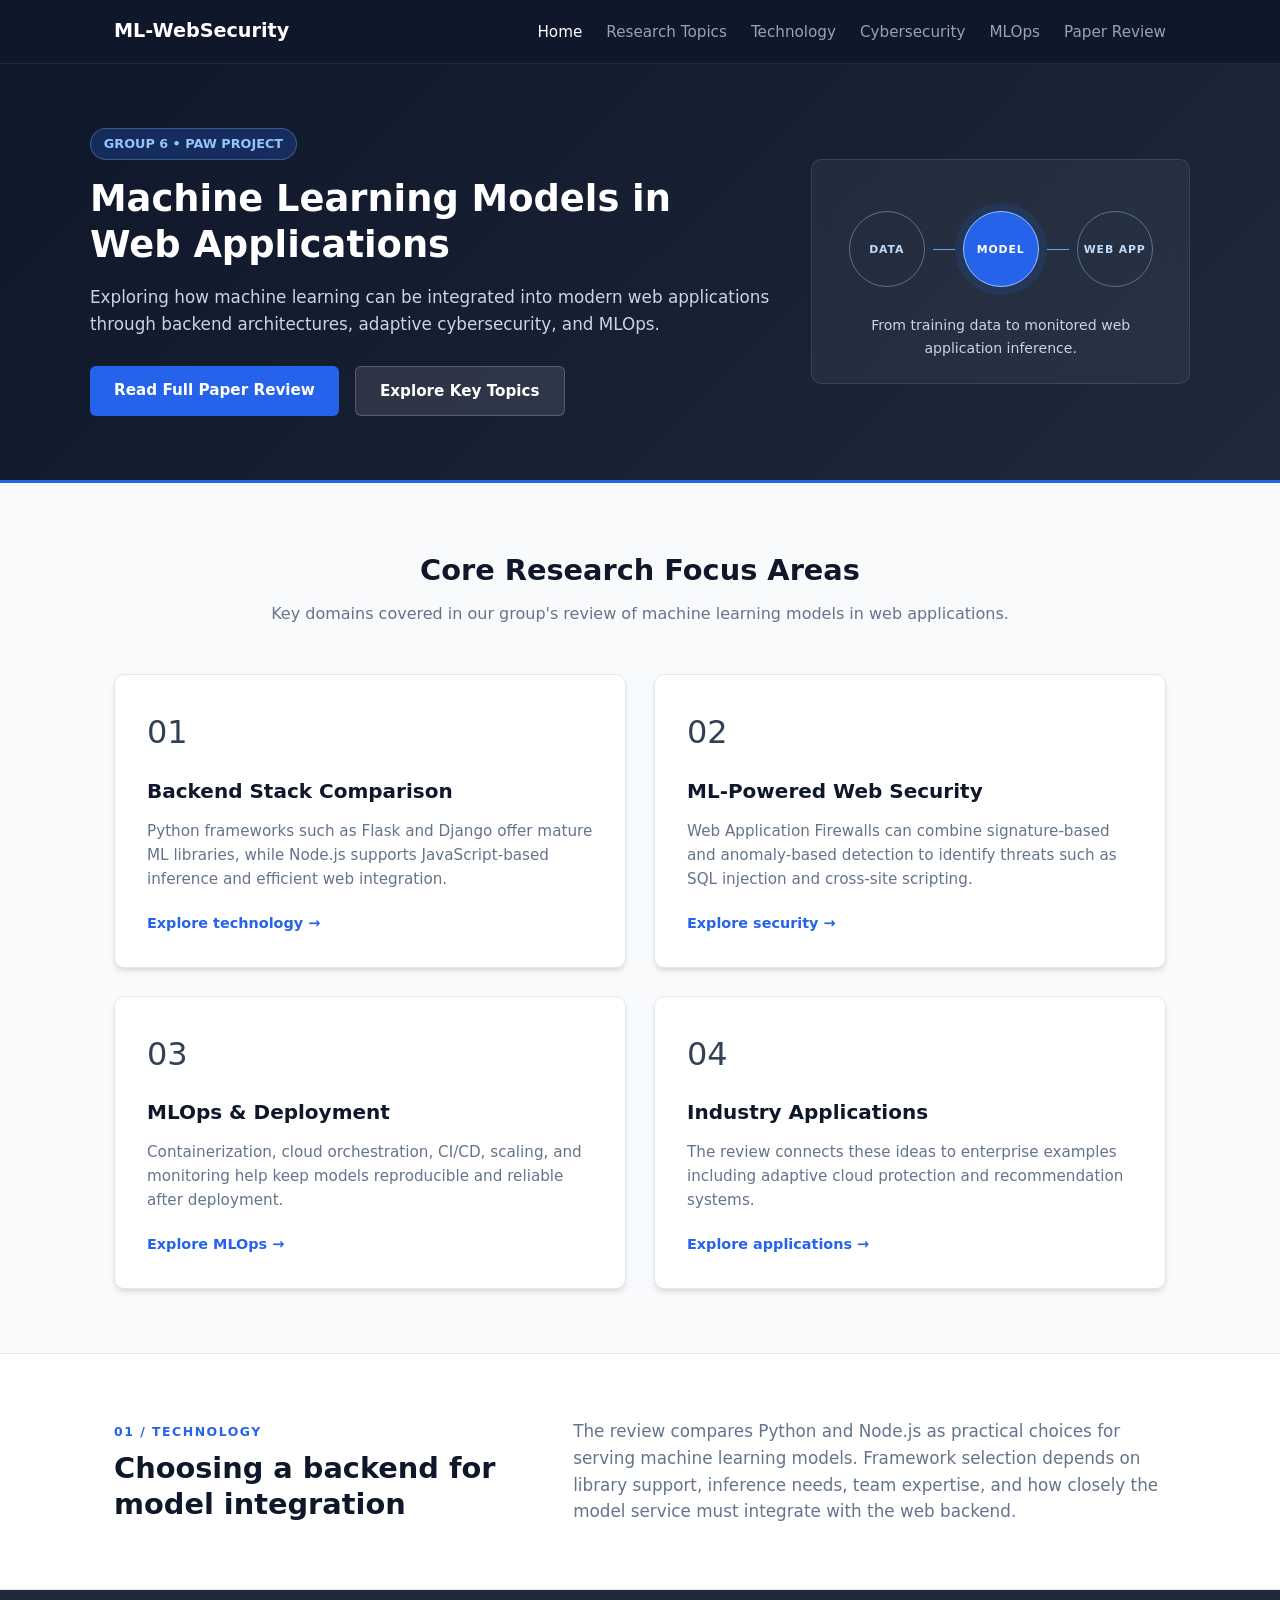
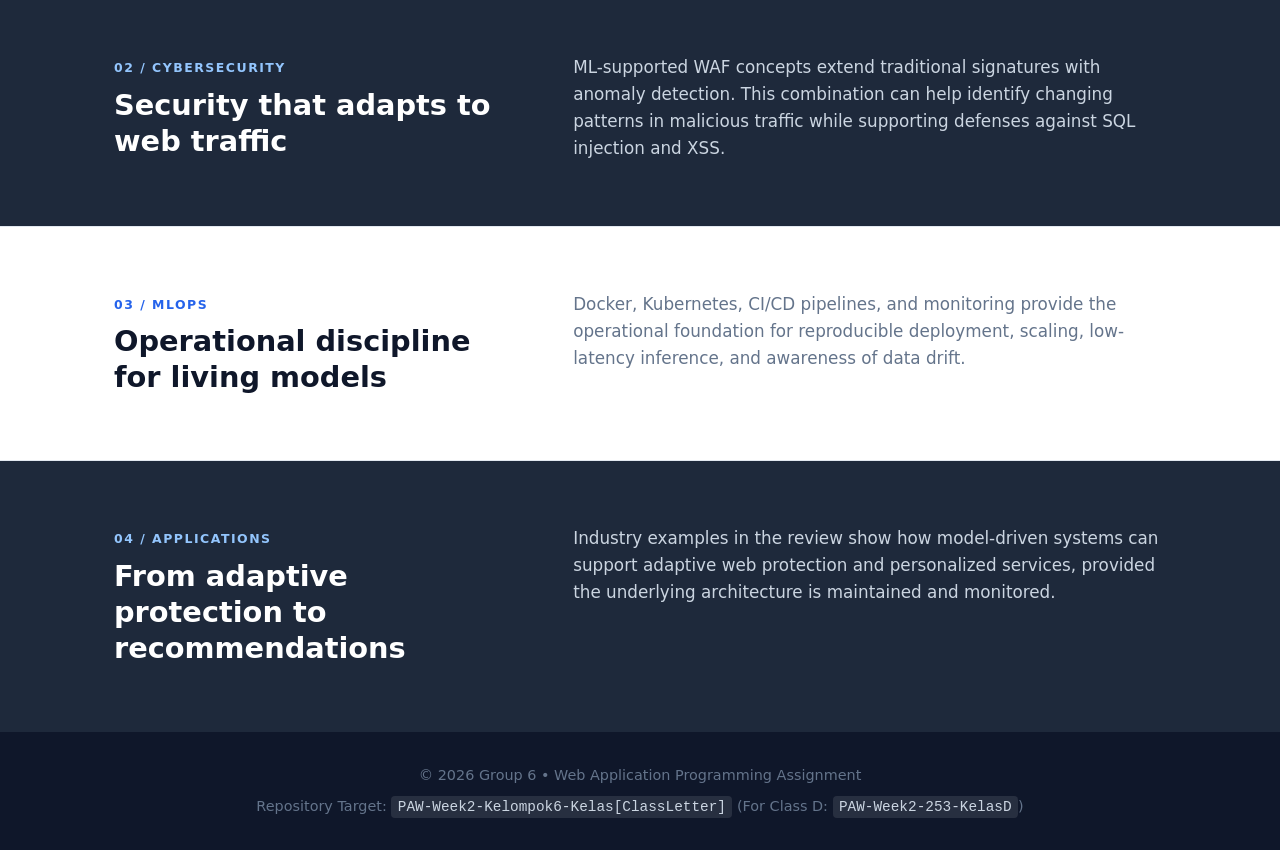
<file: index.html>
<!DOCTYPE html>
<html lang="en">
<head>
  <meta charset="UTF-8">
  <meta name="viewport" content="width=device-width, initial-scale=1.0">
  <title>ML in Web Applications | Group 6 Homepage</title>
  <!-- Point 1: External CSS Linking -->
  <link rel="stylesheet" href="styles.css">
</head>
<body>

  <!-- NAVIGATION BAR -->
  <nav class="navbar">
    <div class="nav-container">
      <a href="index.html" class="nav-logo">ML-WebSecurity</a>
      <ul class="nav-menu">
        <li><a href="index.html" class="active">Home</a></li>
        <li><a href="#features">Research Topics</a></li>
        <li><a href="#technology">Technology</a></li>
        <li><a href="#cybersecurity">Cybersecurity</a></li>
        <li><a href="#mlops">MLOps</a></li>
        <li><a href="landing-page.html">Paper Review</a></li>
      </ul>
    </div>
  </nav>

  <!-- Point 3: HEADER / HERO SECTION -->
  <header class="hero">
    <div class="hero-container">
      <div class="hero-content">
        <span class="badge">Group 6 • PAW Project</span>
        <h1>Machine Learning Models in Web Applications</h1>
        <p>Exploring how machine learning can be integrated into modern web applications through backend architectures, adaptive cybersecurity, and MLOps.</p>
        <div class="hero-buttons">
          <a href="landing-page.html" class="btn btn-primary">Read Full Paper Review</a>
          <a href="#features" class="btn btn-secondary">Explore Key Topics</a>
        </div>
      </div>
      <div class="hero-card">
        <div class="model-visual" aria-label="Machine learning model flow from data to prediction">
          <span class="visual-node">DATA</span>
          <span class="visual-line"></span>
          <span class="visual-node visual-node-accent">MODEL</span>
          <span class="visual-line"></span>
          <span class="visual-node">WEB APP</span>
        </div>
        <p class="visual-caption">From training data to monitored web application inference.</p>
      </div>
    </div>
  </header>

  <main>
    <!-- Point 4: FEATURE GRID SECTION -->
    <section id="features" class="features-section">
      <div class="container">
        <h2 class="section-title">Core Research Focus Areas</h2>
        <p class="section-subtitle">Key domains covered in our group's review of machine learning models in web applications.</p>
        
        <div class="feature-grid">
          <article class="card">
            <div class="card-icon">01</div>
            <h3>Backend Stack Comparison</h3>
            <p>Python frameworks such as Flask and Django offer mature ML libraries, while Node.js supports JavaScript-based inference and efficient web integration.</p>
            <a href="#technology" class="card-link">Explore technology &rarr;</a>
          </article>

          <article class="card">
            <div class="card-icon">02</div>
            <h3>ML-Powered Web Security</h3>
            <p>Web Application Firewalls can combine signature-based and anomaly-based detection to identify threats such as SQL injection and cross-site scripting.</p>
            <a href="#cybersecurity" class="card-link">Explore security &rarr;</a>
          </article>

          <article class="card">
            <div class="card-icon">03</div>
            <h3>MLOps &amp; Deployment</h3>
            <p>Containerization, cloud orchestration, CI/CD, scaling, and monitoring help keep models reproducible and reliable after deployment.</p>
            <a href="#mlops" class="card-link">Explore MLOps &rarr;</a>
          </article>

          <article class="card">
            <div class="card-icon">04</div>
            <h3>Industry Applications</h3>
            <p>The review connects these ideas to enterprise examples including adaptive cloud protection and recommendation systems.</p>
            <a href="#applications" class="card-link">Explore applications &rarr;</a>
          </article>
        </div>
      </div>
    </section>

    <!-- Technology Section -->
    <section id="technology" class="topic-section">
      <div class="container topic-layout">
        <div>
          <span class="eyebrow">01 / Technology</span>
          <h2>Choosing a backend for model integration</h2>
        </div>
        <p>The review compares Python and Node.js as practical choices for serving machine learning models. Framework selection depends on library support, inference needs, team expertise, and how closely the model service must integrate with the web backend.</p>
      </div>
    </section>

    <!-- Cybersecurity Section -->
    <section id="cybersecurity" class="topic-section topic-section-dark">
      <div class="container topic-layout">
        <div>
          <span class="eyebrow">02 / Cybersecurity</span>
          <h2>Security that adapts to web traffic</h2>
        </div>
        <p>ML-supported WAF concepts extend traditional signatures with anomaly detection. This combination can help identify changing patterns in malicious traffic while supporting defenses against SQL injection and XSS.</p>
      </div>
    </section>

    <!-- MLOps Section -->
    <section id="mlops" class="topic-section">
      <div class="container topic-layout">
        <div>
          <span class="eyebrow">03 / MLOps</span>
          <h2>Operational discipline for living models</h2>
        </div>
        <p>Docker, Kubernetes, CI/CD pipelines, and monitoring provide the operational foundation for reproducible deployment, scaling, low-latency inference, and awareness of data drift.</p>
      </div>
    </section>

    <!-- Applications Section -->
    <section id="applications" class="topic-section topic-section-dark">
      <div class="container topic-layout">
        <div>
          <span class="eyebrow">04 / Applications</span>
          <h2>From adaptive protection to recommendations</h2>
        </div>
        <p>Industry examples in the review show how model-driven systems can support adaptive web protection and personalized services, provided the underlying architecture is maintained and monitored.</p>
      </div>
    </section>
  </main>

  <!-- FOOTER -->
  <footer class="footer">
    <div class="container">
      <p>&copy; 2026 Group 6 • Web Application Programming Assignment</p>
      <p class="footer-meta">Repository Target: <code>PAW-Week2-Kelompok6-Kelas[ClassLetter]</code> (For Class D: <code>PAW-Week2-253-KelasD</code>)</p>
    </div>
  </footer>

</body>
</html>
</file>
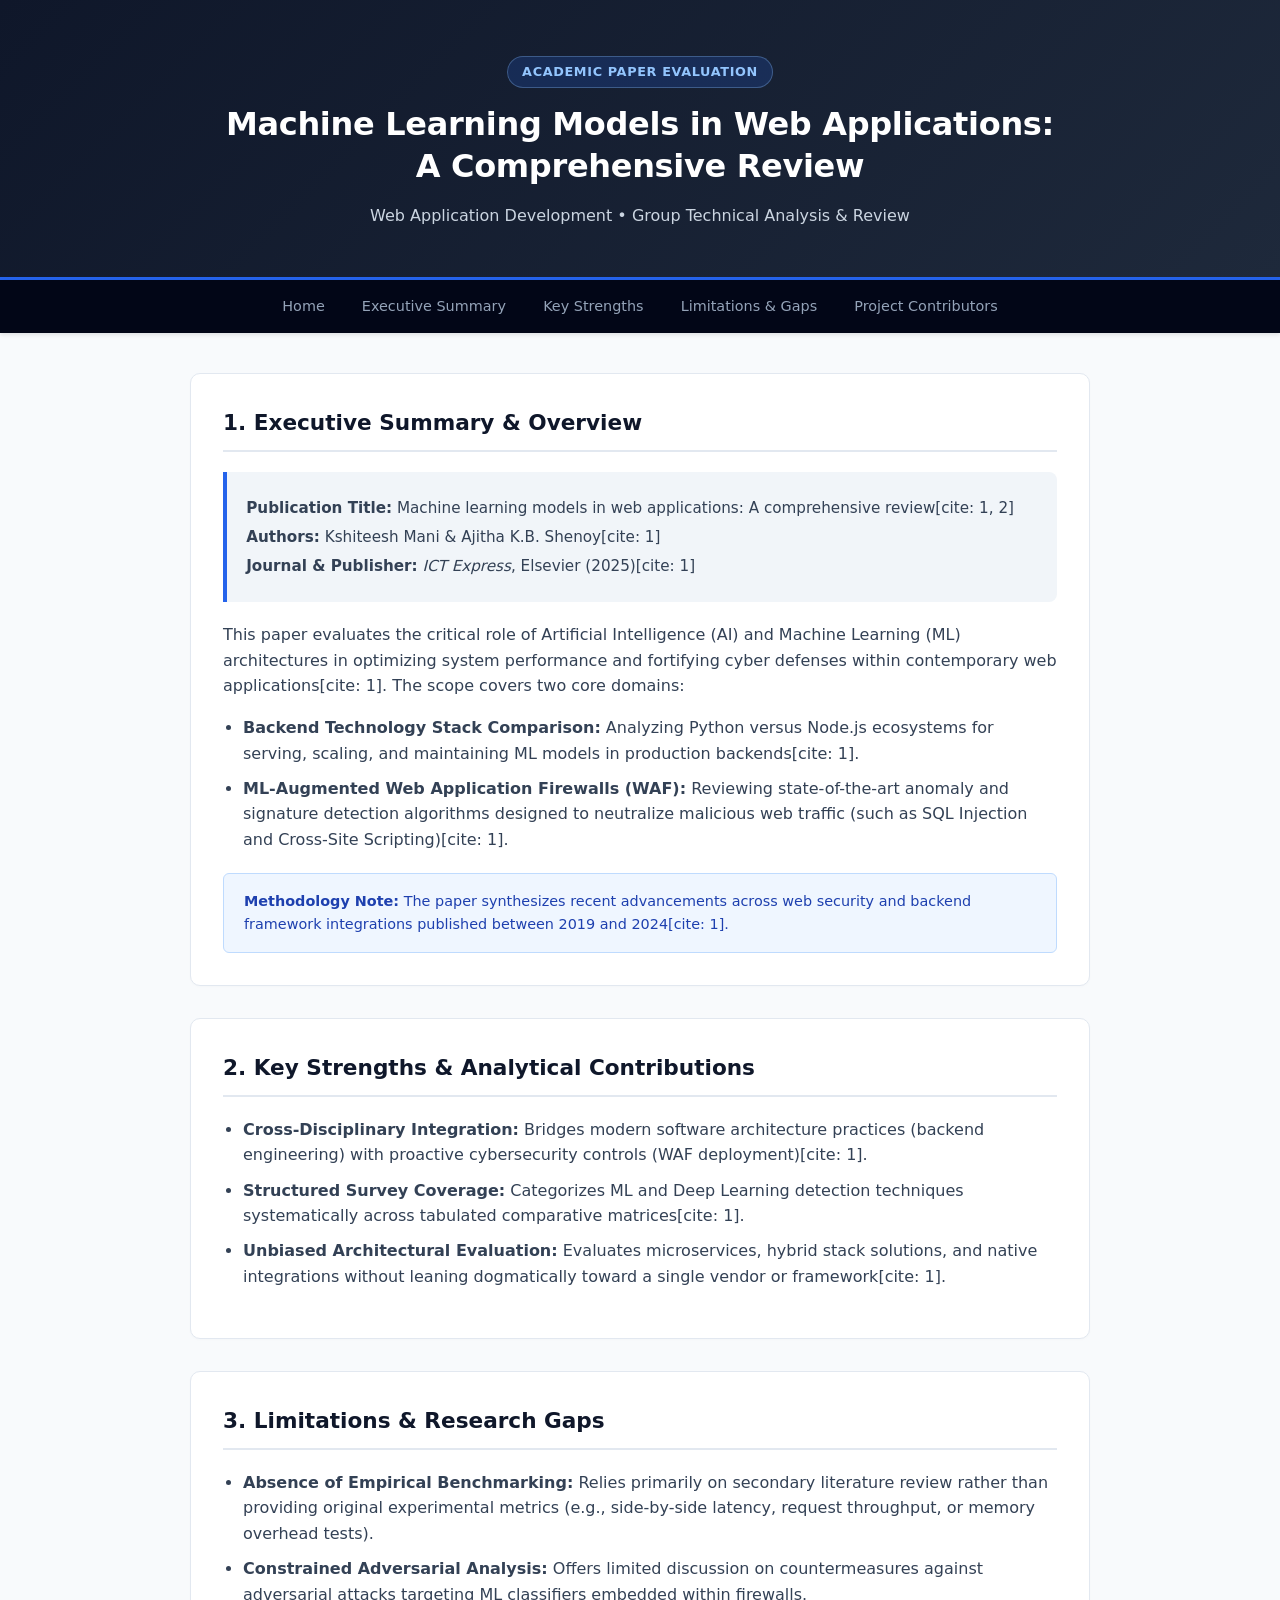
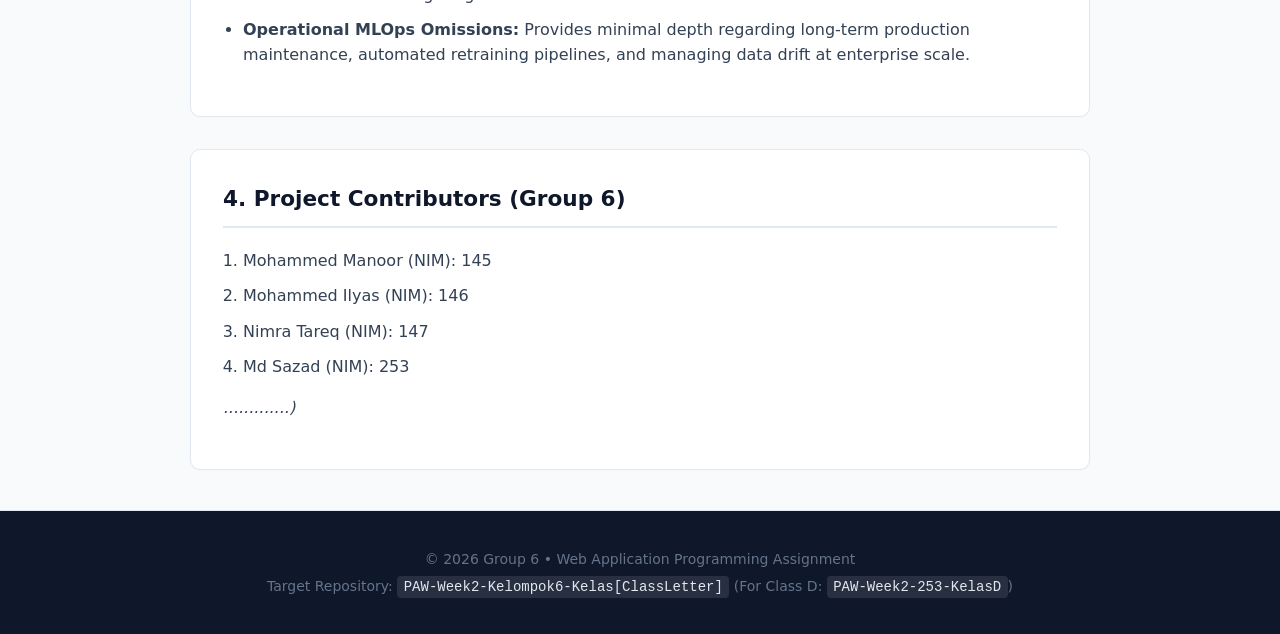
<file: landing-page.html>
<!DOCTYPE html>
<html lang="en">
<head>
  <meta charset="UTF-8">
  <meta name="viewport" content="width=device-width, initial-scale=1.0">
  <title>Academic Journal Analysis | Web Engineering & AI Security</title>
  <style>
    :root {
      --primary-color: #0f172a;
      --secondary-color: #1e293b;
      --accent-color: #2563eb;
      --accent-hover: #1d4ed8;
      --bg-color: #f8fafc;
      --card-bg: #ffffff;
      --text-main: #334155;
      --text-muted: #64748b;
      --border-color: #e2e8f0;
    }

    body {
      font-family: system-ui, -apple-system, BlinkMacSystemFont, 'Segoe UI', Roboto, sans-serif;
      line-height: 1.6;
      background-color: var(--bg-color);
      color: var(--text-main);
      margin: 0;
      padding: 0;
    }

    /* Professional Hero Header */
    header {
      background: linear-gradient(135deg, var(--primary-color) 0%, var(--secondary-color) 100%);
      color: #ffffff;
      padding: 3.5rem 1.5rem 3rem;
      text-align: center;
      border-bottom: 3px solid var(--accent-color);
    }

    .header-badge {
      display: inline-block;
      background-color: rgba(37, 99, 235, 0.2);
      color: #93c5fd;
      border: 1px solid rgba(147, 197, 253, 0.3);
      padding: 0.3rem 0.9rem;
      border-radius: 50px;
      font-size: 0.8rem;
      font-weight: 600;
      letter-spacing: 0.05em;
      text-transform: uppercase;
      margin-bottom: 1rem;
    }

    header h1 {
      margin: 0 0 1rem 0;
      font-size: 2rem;
      font-weight: 700;
      line-height: 1.3;
      max-width: 850px;
      margin-left: auto;
      margin-right: auto;
      letter-spacing: -0.01em;
    }

    .header-subtitle {
      color: #cbd5e1;
      font-size: 1rem;
      font-weight: 400;
      margin: 0;
    }

    /* Navigation Bar */
    nav {
      background-color: #020617;
      padding: 0.85rem 1rem;
      text-align: center;
      position: sticky;
      top: 0;
      z-index: 100;
      box-shadow: 0 2px 4px rgba(0,0,0,0.1);
    }

    nav a {
      color: #94a3b8;
      text-decoration: none;
      margin: 0 1rem;
      font-weight: 500;
      font-size: 0.9rem;
      transition: color 0.2s ease;
    }

    nav a:hover {
      color: #ffffff;
    }

    /* Main Container */
    main {
      max-width: 900px;
      margin: 2.5rem auto;
      padding: 0 1.25rem;
    }

    section {
      background: var(--card-bg);
      border: 1px solid var(--border-color);
      border-radius: 10px;
      padding: 2rem;
      margin-bottom: 2rem;
      box-shadow: 0 1px 3px rgba(0,0,0,0.02);
    }

    /* Professional Section Headings */
    h2 {
      color: var(--primary-color);
      font-size: 1.35rem;
      font-weight: 700;
      border-bottom: 2px solid var(--border-color);
      padding-bottom: 0.6rem;
      margin-top: 0;
      margin-bottom: 1.25rem;
      display: flex;
      align-items: center;
      gap: 0.5rem;
    }

    .meta-info {
      background-color: #f1f5f9;
      border-left: 4px solid var(--accent-color);
      padding: 1.2rem;
      border-radius: 0 8px 8px 0;
      margin-bottom: 1.25rem;
    }

    .meta-info p {
      margin: 0.3rem 0;
      font-size: 0.95rem;
    }

    ul, ol {
      padding-left: 1.25rem;
    }

    li {
      margin-bottom: 0.6rem;
    }

    aside {
      background-color: #eff6ff;
      border: 1px solid #bfdbfe;
      padding: 1rem 1.25rem;
      margin-top: 1.25rem;
      border-radius: 6px;
      font-size: 0.9rem;
      color: #1e40af;
    }

    footer {
      background-color: var(--primary-color);
      color: var(--text-muted);
      text-align: center;
      padding: 2rem 1rem;
      font-size: 0.875rem;
      border-top: 1px solid var(--border-color);
    }

    footer p {
      margin: 0.3rem 0;
    }

    code {
      background-color: rgba(255,255,255,0.1);
      padding: 0.2rem 0.4rem;
      border-radius: 4px;
      color: #e2e8f0;
    }
  </style>
</head>
<body>

  <!-- HEADER -->
  <header>
    <span class="header-badge">Academic Paper Evaluation</span>
    <h1>Machine Learning Models in Web Applications: A Comprehensive Review</h1>
    <p class="header-subtitle">Web Application Development • Group Technical Analysis & Review</p>
  </header>

  <!-- NAV -->
  <nav>
    <a href="index.html">Home</a>
    <a href="#about">Executive Summary</a>
    <a href="#strengths">Key Strengths</a>
    <a href="#weaknesses">Limitations & Gaps</a>
    <a href="#members">Project Contributors</a>
  </nav>

  <!-- MAIN CONTENT -->
  <main>

    <!-- SECTION 1: EXECUTIVE SUMMARY -->
    <section id="about">
      <h2>1. Executive Summary & Overview</h2>
      
      <article>
        <div class="meta-info">
          <p><strong>Publication Title:</strong> Machine learning models in web applications: A comprehensive review[cite: 1, 2]</p>
          <p><strong>Authors:</strong> Kshiteesh Mani &amp; Ajitha K.B. Shenoy[cite: 1]</p>
          <p><strong>Journal &amp; Publisher:</strong> <em>ICT Express</em>, Elsevier (2025)[cite: 1]</p>
        </div>

        <p>
          This paper evaluates the critical role of Artificial Intelligence (AI) and Machine Learning (ML) architectures in optimizing system performance and fortifying cyber defenses within contemporary web applications[cite: 1]. The scope covers two core domains:
        </p>
        <ul>
          <li><strong>Backend Technology Stack Comparison:</strong> Analyzing Python versus Node.js ecosystems for serving, scaling, and maintaining ML models in production backends[cite: 1].</li>
          <li><strong>ML-Augmented Web Application Firewalls (WAF):</strong> Reviewing state-of-the-art anomaly and signature detection algorithms designed to neutralize malicious web traffic (such as SQL Injection and Cross-Site Scripting)[cite: 1].</li>
        </ul>

        <aside>
          <strong>Methodology Note:</strong>
          The paper synthesizes recent advancements across web security and backend framework integrations published between 2019 and 2024[cite: 1].
        </aside>
      </article>
    </section>

    <!-- SECTION 2: STRENGTHS -->
    <section id="strengths">
      <h2>2. Key Strengths & Analytical Contributions</h2>
      <ul>
        <li><strong>Cross-Disciplinary Integration:</strong> Bridges modern software architecture practices (backend engineering) with proactive cybersecurity controls (WAF deployment)[cite: 1].</li>
        <li><strong>Structured Survey Coverage:</strong> Categorizes ML and Deep Learning detection techniques systematically across tabulated comparative matrices[cite: 1].</li>
        <li><strong>Unbiased Architectural Evaluation:</strong> Evaluates microservices, hybrid stack solutions, and native integrations without leaning dogmatically toward a single vendor or framework[cite: 1].</li>
      </ul>
    </section>

    <!-- SECTION 3: WEAKNESSES -->
    <section id="weaknesses">
      <h2>3. Limitations & Research Gaps</h2>
      <ul>
        <li><strong>Absence of Empirical Benchmarking:</strong> Relies primarily on secondary literature review rather than providing original experimental metrics (e.g., side-by-side latency, request throughput, or memory overhead tests).</li>
        <li><strong>Constrained Adversarial Analysis:</strong> Offers limited discussion on countermeasures against adversarial attacks targeting ML classifiers embedded within firewalls.</li>
        <li><strong>Operational MLOps Omissions:</strong> Provides minimal depth regarding long-term production maintenance, automated retraining pipelines, and managing data drift at enterprise scale.</li>
      </ul>
    </section>

    <!-- SECTION 4: GROUP MEMBERS -->
    <section id="members">
      <h2>4. Project Contributors (Group 6)</h2>
      <ol>
        <li>Mohammed Manoor (NIM): 145</li>
        <li>Mohammed Ilyas  (NIM): 146</li>
        <li>Nimra Tareq     (NIM): 147</li>
        <li>Md Sazad        (NIM): 253</li>
      </ol>
      <p><em>.............)</em></p>
    </section>

  </main>

  <!-- FOOTER -->
  <footer>
    <p>&copy; 2026 Group 6 • Web Application Programming Assignment</p>
    <p>Target Repository: <code>PAW-Week2-Kelompok6-Kelas[ClassLetter]</code> (For Class D: <code>PAW-Week2-253-KelasD</code>)</p>
  </footer>

</body>
</html>
</file>
<file: styles.css>
/* ==========================================================================
   Point 2: CSS RESET & VARIABLES
   ========================================================================== */

:root {
  /* Color Palette */
  --primary-color: #0f172a;
  --secondary-color: #1e293b;
  --accent-color: #2563eb;
  --accent-hover: #1d4ed8;
  --bg-color: #f8fafc;
  --card-bg: #ffffff;
  --text-main: #334155;
  --text-muted: #64748b;
  --border-color: #e2e8f0;

  /* Typography */
  --font-family: system-ui, -apple-system, BlinkMacSystemFont, 'Segoe UI', Roboto, sans-serif;

  /* Spacing & Layout */
  --container-width: 1100px;
  --radius: 10px;
  --shadow: 0 4px 6px -1px rgba(0, 0, 0, 0.1), 0 2px 4px -1px rgba(0, 0, 0, 0.06);
  --transition: all 0.25s ease-in-out;
}

/* CSS Reset */
*, *::before, *::after {
  box-sizing: border-box;
  margin: 0;
  padding: 0;
}

body {
  font-family: var(--font-family);
  background-color: var(--bg-color);
  color: var(--text-main);
  line-height: 1.6;
}

/* ==========================================================================
   NAVIGATION BAR
   ========================================================================== */

.navbar {
  background-color: var(--primary-color);
  position: sticky;
  top: 0;
  z-index: 1000;
  border-bottom: 1px solid var(--secondary-color);
}

.nav-container {
  max-width: var(--container-width);
  margin: 0 auto;
  display: flex;
  justify-content: space-between;
  align-items: center;
  padding: 1rem 1.5rem;
}

.nav-logo {
  color: #ffffff;
  font-weight: 700;
  font-size: 1.2rem;
  text-decoration: none;
}

.nav-menu {
  display: flex;
  list-style: none;
  gap: 1.5rem;
}

.nav-menu a {
  color: #94a3b8;
  text-decoration: none;
  font-weight: 500;
  font-size: 0.95rem;
  transition: var(--transition);
}

.nav-menu a:hover,
.nav-menu a.active {
  color: #ffffff;
}

/* ==========================================================================
   Point 3: HEADER / HERO SECTION
   ========================================================================== */

.hero {
  background: linear-gradient(135deg, var(--primary-color) 0%, var(--secondary-color) 100%);
  color: #ffffff;
  padding: 4rem 1.5rem;
  border-bottom: 3px solid var(--accent-color);
}

.hero-container {
  max-width: var(--container-width);
  margin: 0 auto;
  display: grid;
  grid-template-columns: 1.8fr 1fr;
  gap: 2.5rem;
  align-items: center;
}

.badge {
  display: inline-block;
  background-color: rgba(37, 99, 235, 0.25);
  color: #93c5fd;
  border: 1px solid rgba(147, 197, 253, 0.3);
  padding: 0.3rem 0.8rem;
  border-radius: 50px;
  font-size: 0.8rem;
  font-weight: 600;
  text-transform: uppercase;
  margin-bottom: 1rem;
}

.hero-content h1 {
  font-size: 2.3rem;
  line-height: 1.25;
  margin-bottom: 1rem;
  font-weight: 700;
}

.hero-content p {
  color: #cbd5e1;
  font-size: 1.05rem;
  margin-bottom: 1.75rem;
}

.hero-buttons {
  display: flex;
  gap: 1rem;
  flex-wrap: wrap;
}

.btn {
  display: inline-block;
  padding: 0.75rem 1.5rem;
  border-radius: 6px;
  text-decoration: none;
  font-weight: 600;
  font-size: 0.95rem;
  transition: var(--transition);
}

.btn-primary {
  background-color: var(--accent-color);
  color: #ffffff;
}

.btn-primary:hover {
  background-color: var(--accent-hover);
}

.btn-secondary {
  background-color: rgba(255, 255, 255, 0.1);
  color: #ffffff;
  border: 1px solid rgba(255, 255, 255, 0.2);
}

.btn-secondary:hover {
  background-color: rgba(255, 255, 255, 0.2);
}

.hero-card {
  background: rgba(255, 255, 255, 0.05);
  border: 1px solid rgba(255, 255, 255, 0.1);
  border-radius: var(--radius);
  padding: 1.5rem;
  backdrop-filter: blur(10px);
}

.model-visual {
  display: flex;
  align-items: center;
  justify-content: center;
  gap: 0.5rem;
  min-height: 130px;
}

.visual-node {
  display: grid;
  place-items: center;
  width: 76px;
  height: 76px;
  border: 1px solid rgba(147, 197, 253, 0.45);
  border-radius: 50%;
  color: #bfdbfe;
  font-size: 0.68rem;
  font-weight: 700;
  letter-spacing: 0.08em;
}

.visual-node-accent {
  background-color: var(--accent-color);
  border-color: #93c5fd;
  color: #ffffff;
  box-shadow: 0 0 0 8px rgba(37, 99, 235, 0.15);
}

.visual-line {
  width: 22px;
  height: 1px;
  background-color: #60a5fa;
}

.visual-caption {
  color: #cbd5e1;
  font-size: 0.88rem;
  text-align: center;
}

.hero-card h3 {
  font-size: 1.1rem;
  margin-bottom: 1rem;
  color: #ffffff;
  border-bottom: 1px solid rgba(255, 255, 255, 0.1);
  padding-bottom: 0.5rem;
}

.member-list {
  list-style: none;
}

.member-list li {
  color: #cbd5e1;
  margin-bottom: 0.5rem;
  font-size: 0.95rem;
}

/* ==========================================================================
   Point 4: FEATURE GRID SECTION
   ========================================================================== */

.container {
  max-width: var(--container-width);
  margin: 0 auto;
  padding: 0 1.5rem;
}

.features-section {
  padding: 4rem 0;
}

.section-title {
  text-align: center;
  font-size: 1.8rem;
  color: var(--primary-color);
  margin-bottom: 0.5rem;
}

.section-subtitle {
  text-align: center;
  color: var(--text-muted);
  margin-bottom: 3rem;
}

.feature-grid {
  display: grid;
  grid-template-columns: repeat(2, 1fr);
  gap: 1.75rem;
}

.card {
  background-color: var(--card-bg);
  border: 1px solid var(--border-color);
  border-radius: var(--radius);
  padding: 2rem;
  box-shadow: var(--shadow);
  transition: var(--transition);
  display: flex;
  flex-direction: column;
}

.card:hover {
  transform: translateY(-4px);
  border-color: var(--accent-color);
}

.card-icon {
  font-size: 2rem;
  margin-bottom: 1rem;
}

.card h3 {
  color: var(--primary-color);
  font-size: 1.25rem;
  margin-bottom: 0.75rem;
}

.card p {
  color: var(--text-muted);
  font-size: 0.95rem;
  margin-bottom: 1.25rem;
  flex-grow: 1;
}

.card-link {
  color: var(--accent-color);
  text-decoration: none;
  font-weight: 600;
  font-size: 0.9rem;
}

.card-link:hover {
  text-decoration: underline;
}

/* ========================================================================
   RESEARCH TOPIC SECTIONS
   ======================================================================== */

.topic-section {
  padding: 4rem 0;
  background-color: #ffffff;
  border-top: 1px solid var(--border-color);
}

.topic-section-dark {
  background-color: var(--secondary-color);
  color: #ffffff;
}

.topic-layout {
  display: grid;
  grid-template-columns: minmax(220px, 0.8fr) 1.2fr;
  gap: 4rem;
  align-items: start;
}

.topic-layout h2 {
  color: var(--primary-color);
  font-size: 1.8rem;
  line-height: 1.25;
  margin-top: 0.5rem;
}

.topic-section-dark .topic-layout h2 {
  color: #ffffff;
}

.topic-layout p {
  color: var(--text-muted);
  font-size: 1.05rem;
  max-width: 680px;
}

.topic-section-dark .topic-layout p {
  color: #cbd5e1;
}

.eyebrow {
  color: var(--accent-color);
  font-size: 0.78rem;
  font-weight: 700;
  letter-spacing: 0.12em;
  text-transform: uppercase;
}

.topic-section-dark .eyebrow {
  color: #93c5fd;
}

/* ==========================================================================
   FOOTER
   ========================================================================== */

.footer {
  background-color: var(--primary-color);
  color: var(--text-muted);
  padding: 2rem 0;
  text-align: center;
  font-size: 0.9rem;
  border-top: 1px solid var(--secondary-color);
}

.footer-meta {
  margin-top: 0.5rem;
}

.footer code {
  background-color: rgba(255, 255, 255, 0.1);
  padding: 0.2rem 0.4rem;
  border-radius: 4px;
  color: #cbd5e1;
}

/* ==========================================================================
   Point 5 & 6: MEDIA QUERIES (DESKTOP & MOBILE RESPONSIVENESS)
   ========================================================================== */

@media (max-width: 900px) {
  .hero-container {
    grid-template-columns: 1fr;
  }

  .feature-grid {
    grid-template-columns: repeat(2, 1fr);
  }

  .nav-menu {
    gap: 0.8rem;
    flex-wrap: wrap;
    justify-content: flex-end;
  }

  .topic-layout {
    gap: 2rem;
  }
}

@media (max-width: 600px) {
  .nav-container {
    flex-direction: column;
    gap: 0.75rem;
  }

  .nav-menu {
    justify-content: center;
    gap: 0.65rem 1rem;
  }

  .nav-menu a {
    font-size: 0.85rem;
  }

  .hero {
    padding: 2.5rem 1rem;
  }

  .hero-content h1 {
    font-size: 1.75rem;
  }

  .hero-buttons {
    flex-direction: column;
  }

  .btn {
    text-align: center;
    width: 100%;
  }

  .features-section {
    padding: 2.5rem 0;
  }

  .feature-grid,
  .topic-layout {
    grid-template-columns: 1fr;
  }

  .topic-section {
    padding: 2.75rem 0;
  }

  .topic-layout h2 {
    font-size: 1.5rem;
  }

  .model-visual {
    gap: 0.25rem;
  }
}
</file>
